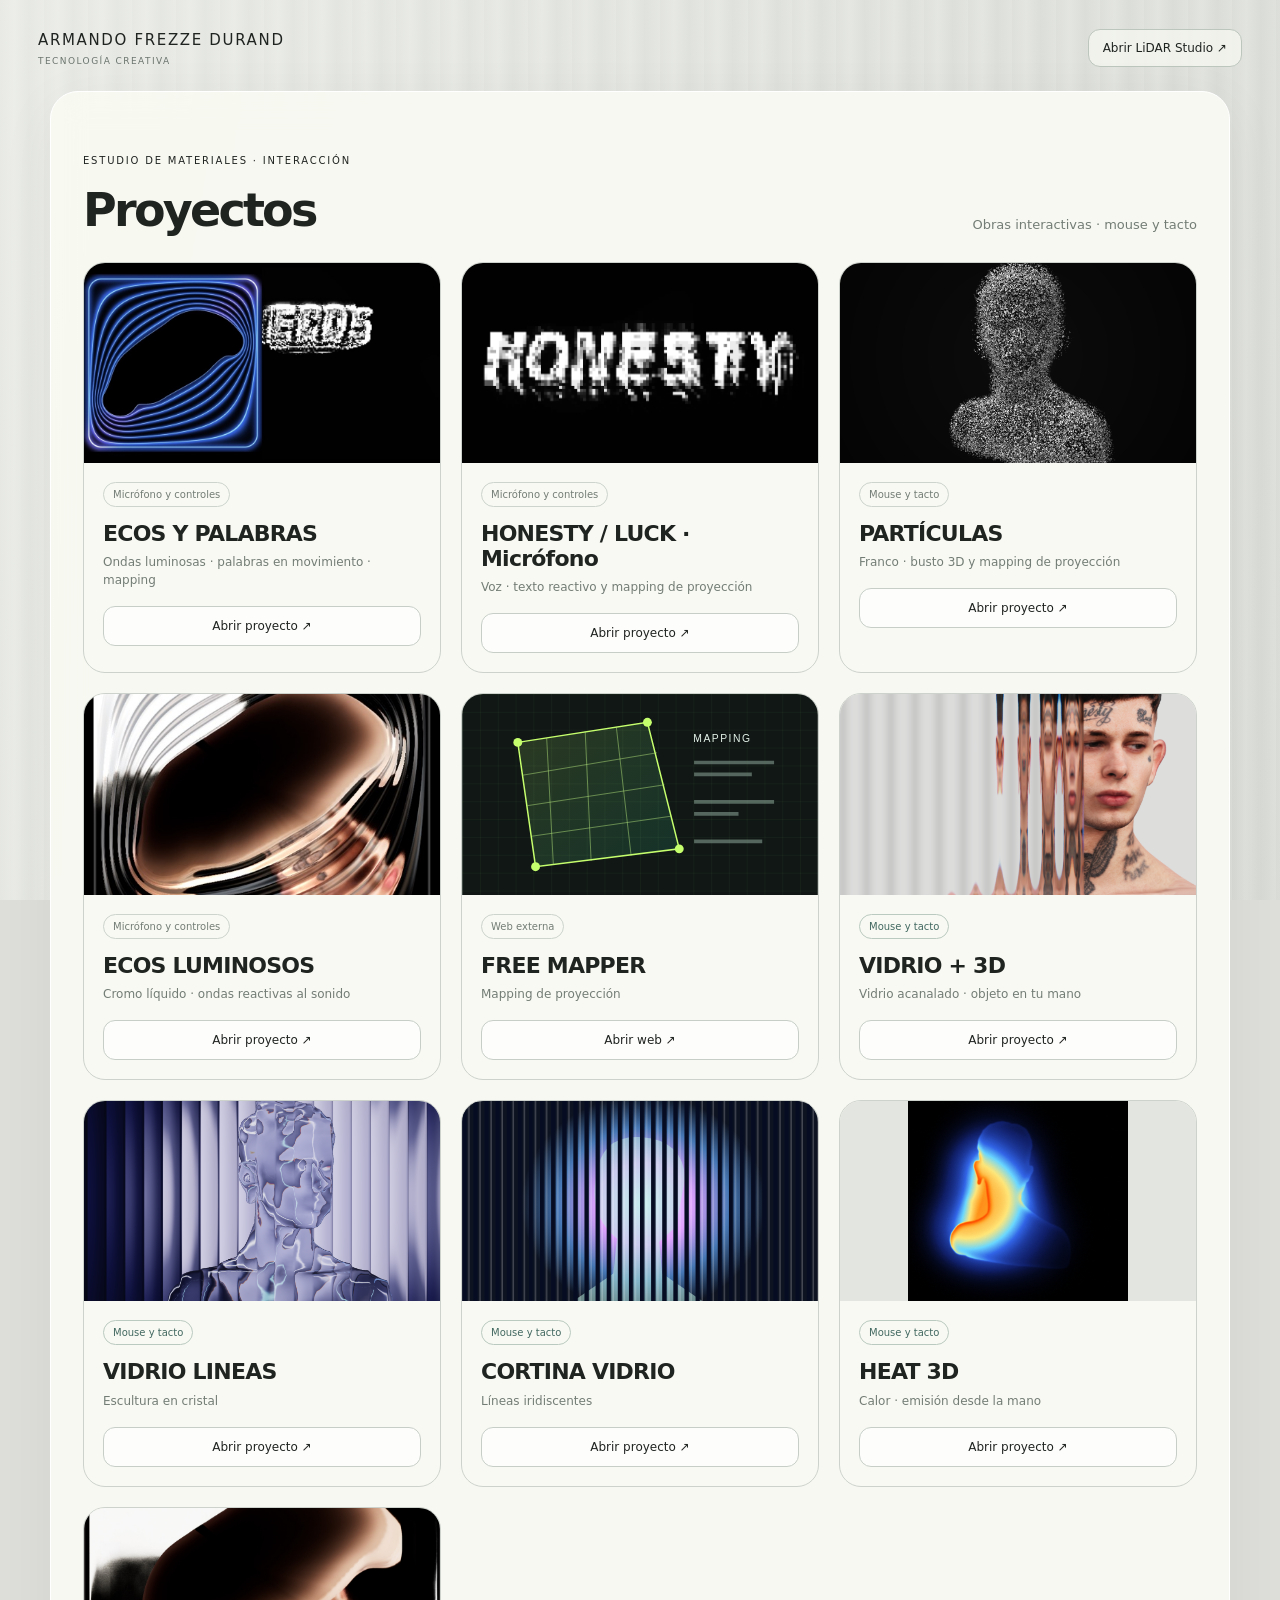
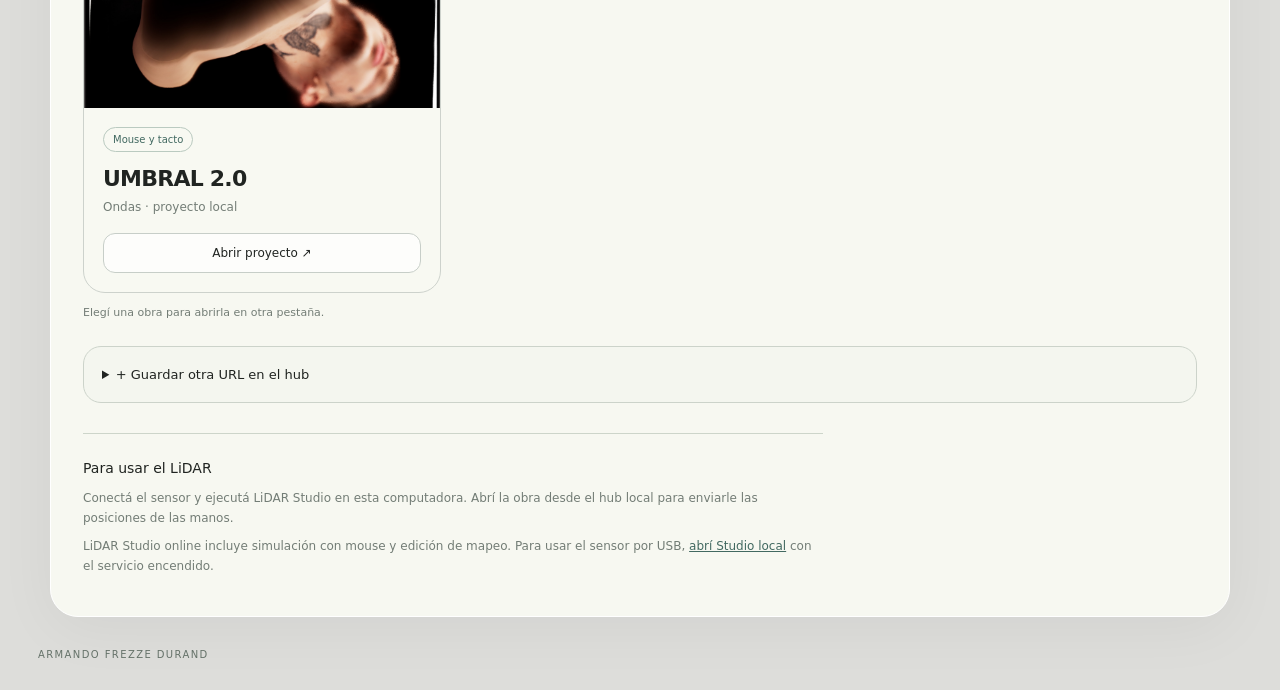
<file: index.html>
<!doctype html><html lang="es"><head><meta charset="utf-8"><meta name="viewport" content="width=device-width,initial-scale=1"><meta name="theme-color" content="#ddddda"><title>ARMANDO FREZZE DURAND · Proyectos interactivos</title><link rel="stylesheet" href="project-hub.css?v=3"><link rel="stylesheet" href="online.css?v=2"></head><body><header class="online-header"><a class="online-brand" href="./">ARMANDO FREZZE DURAND <span>TECNOLOGÍA CREATIVA</span></a><a class="local-link" href="studio/">Abrir LiDAR Studio ↗</a></header><main id="projectLauncher"><section id="catalog" aria-label="Proyectos interactivos"></section><aside class="online-help"><strong>Para usar el LiDAR</strong><p>Conectá el sensor y ejecutá LiDAR Studio en esta computadora. Abrí la obra desde el hub local para enviarle las posiciones de las manos.</p><p>LiDAR Studio online incluye simulación con mouse y edición de mapeo. Para usar el sensor por USB, <a href="http://127.0.0.1:8767/">abrí Studio local</a> con el servicio encendido.</p></aside></main><footer class="online-footer">ARMANDO FREZZE DURAND</footer><script type="module" src="online.mjs?v=7"></script></body></html>
</file>
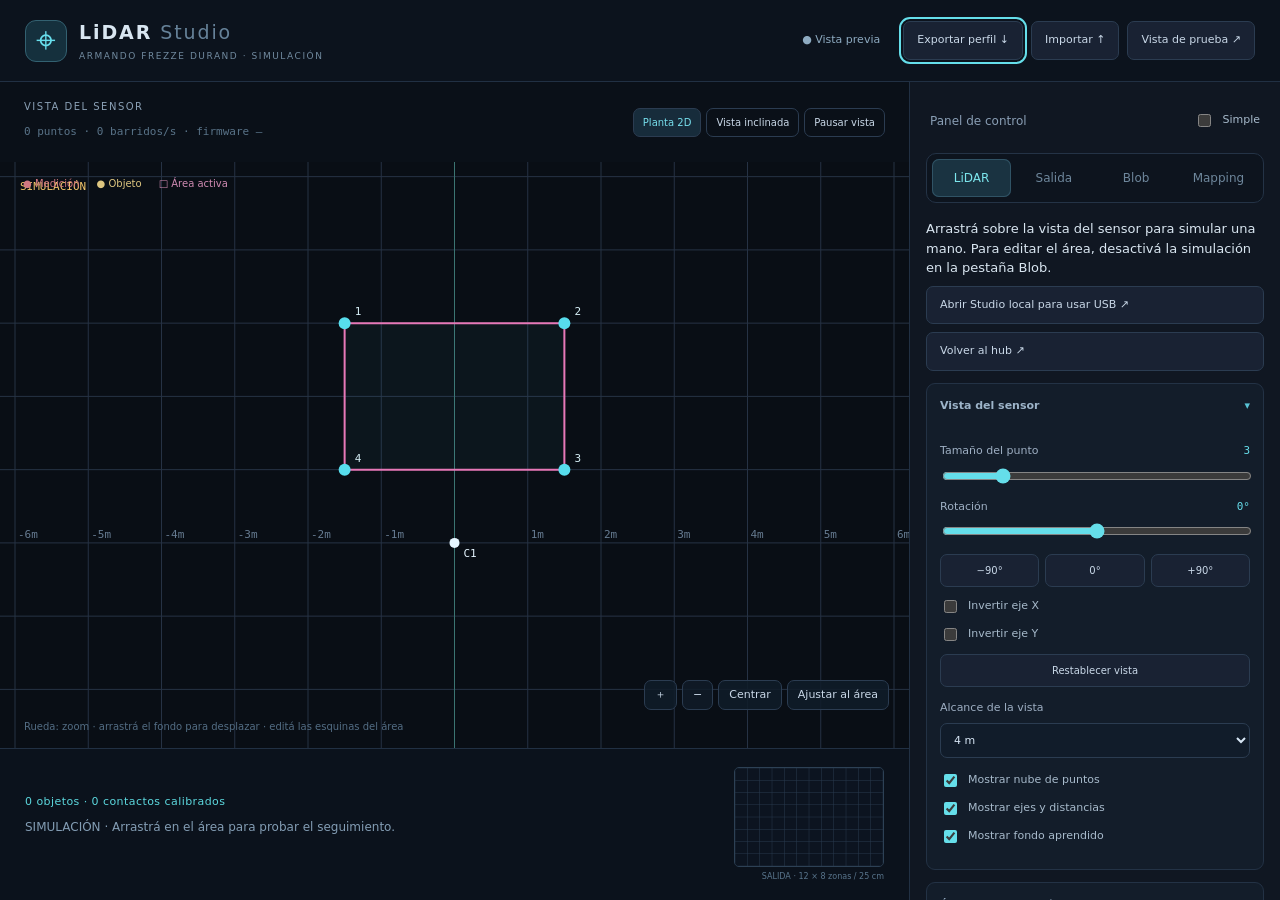
<file: studio/index.html>
<!doctype html><html lang="es"><head><meta charset="utf-8"><meta name="viewport" content="width=device-width,initial-scale=1"><title>LiDAR Studio · Online</title><link rel="stylesheet" href="studio.css"></head><body><dialog id="lidarPanel" aria-label="LiDAR Studio"></dialog><div id="calibrationOverlay" hidden><div id="calibrationTarget">1</div><div class="calibration-card"><span>CALIBRACIÓN DE LA SUPERFICIE</span><h2>Una esquina a la vez.</h2><p id="calibrationHint">Colocá una mano en el punto indicado.</p><p>El sensor debe estar fijo en el montaje definitivo. Usá toda la mano dentro del plano de barrido.</p><div><button id="cancelCalibration">Cancelar</button><button id="captureCorner" disabled>Capturar posición</button></div></div></div><script type="module" src="app.mjs"></script></body></html>
</file>
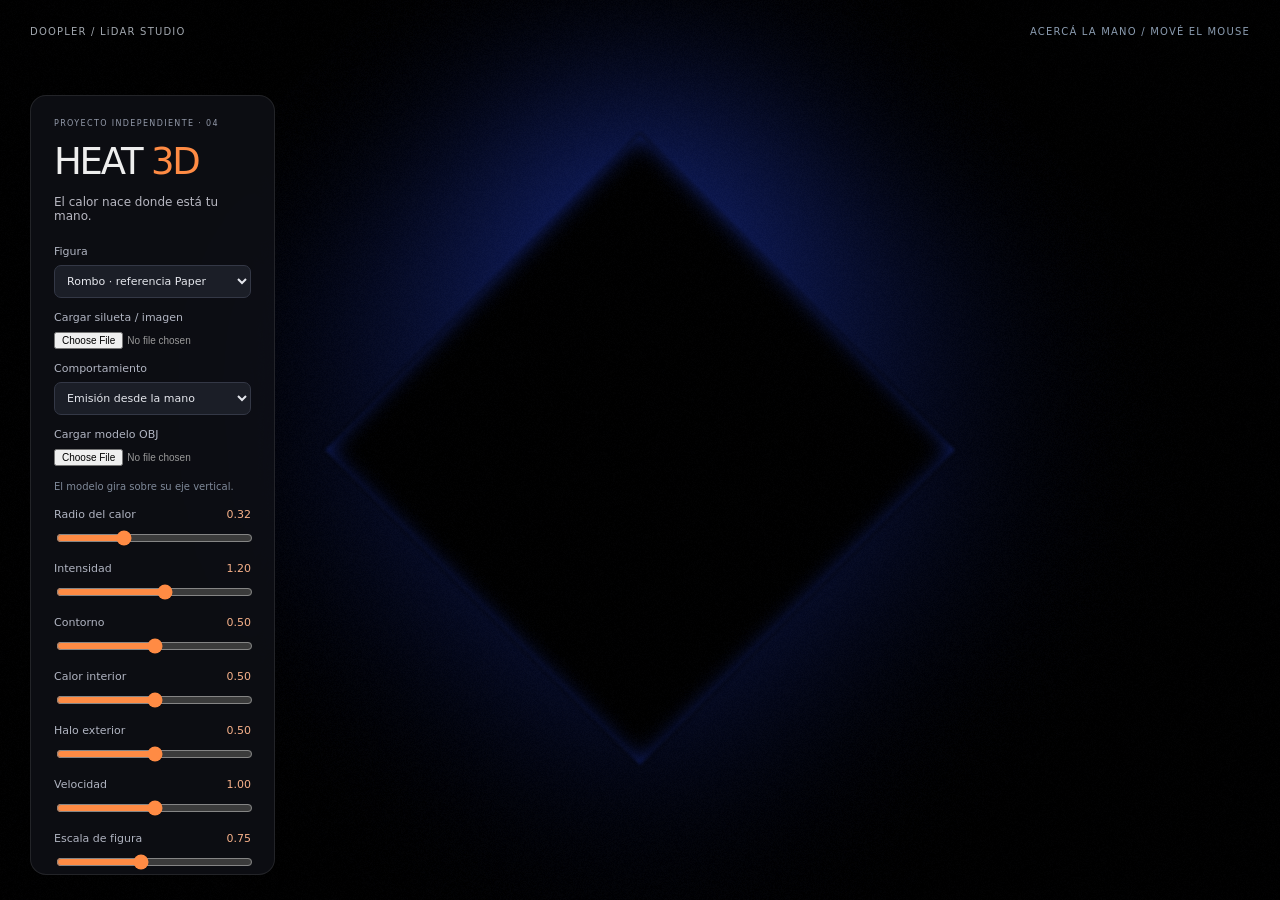
<file: projects/heat-3d/index.html>
<!doctype html>
<html lang="es"><head><meta charset="utf-8"><meta name="viewport" content="width=device-width,initial-scale=1"><title>HEAT 3D · LiDAR Studio</title><link rel="stylesheet" href="heat.css"></head>
<body><main id="stage" aria-label="Superficie térmica interactiva"></main><div id="marker" hidden aria-hidden="true"></div>
<header class="hud"><a href="../../">DOOPLER / LiDAR STUDIO</a><span id="status" role="status">Cargando shader…</span></header>
<section id="panel"><div class="eyebrow">PROYECTO INDEPENDIENTE · 04</div><h1>HEAT <em>3D</em></h1><p class="intro">El calor nace donde está tu mano.</p>
<label>Figura<select id="shape"><option value="diamond">Rombo · referencia Paper</option><option value="disc">Disco</option><option value="obj">Modelo OBJ · 3D</option><option value="image">Imagen propia</option></select></label>
<label class="upload">Cargar silueta / imagen<input id="image" type="file" accept="image/png,image/jpeg,image/webp,image/svg+xml"></label>
<label>Comportamiento<select id="mode"><option value="hand">Emisión desde la mano</option><option value="paper">Original Paper · automático</option></select></label>
<label class="upload">Cargar modelo OBJ<input id="obj" type="file" accept=".obj,text/plain"></label><p id="modelStatus" class="hint" role="status">El modelo gira sobre su eje vertical.</p><div id="modelControls" hidden><label class="check"><input type="checkbox" id="spin" checked> Giro automático</label><label>Giro · grados por segundo<output id="spinValue">8</output><input id="spinSpeed" aria-label="Velocidad de giro" type="range" min="-20" max="20" step="1" value="8"></label><button id="resetView">Restablecer vista 3D</button><p class="hint">Arrastrá para orientar · rueda para acercar.</p></div><div id="sliders"></div><label class="check"><input type="checkbox" id="showPoint"> Mostrar origen del calor</label>
<div class="actions"><button id="fullscreen">Pantalla completa</button><button id="mapping" title="Abrir Mapping · M">Mapping</button><button id="hide">Ocultar controles · H</button></div>
<p class="hint">Mové el mouse para probar. Desde el Hub, la mano controla el mismo punto. Al retirarla, el calor se disipa.</p><a class="credit" href="https://shaders.paper.design/heatmap" target="_blank" rel="noopener">Heatmap · Paper Shaders ↗</a><p id="error" role="alert" hidden></p></section>
<button id="restore" hidden>HEAT 3D · Controles</button><script src="../../sdk/lidar-pointer.js"></script><script type="importmap">{"imports":{"three":"./vendor/three/build/three.module.js"}}</script><script type="module" src="heat.mjs?v=mapping1"></script></body></html>
</file>
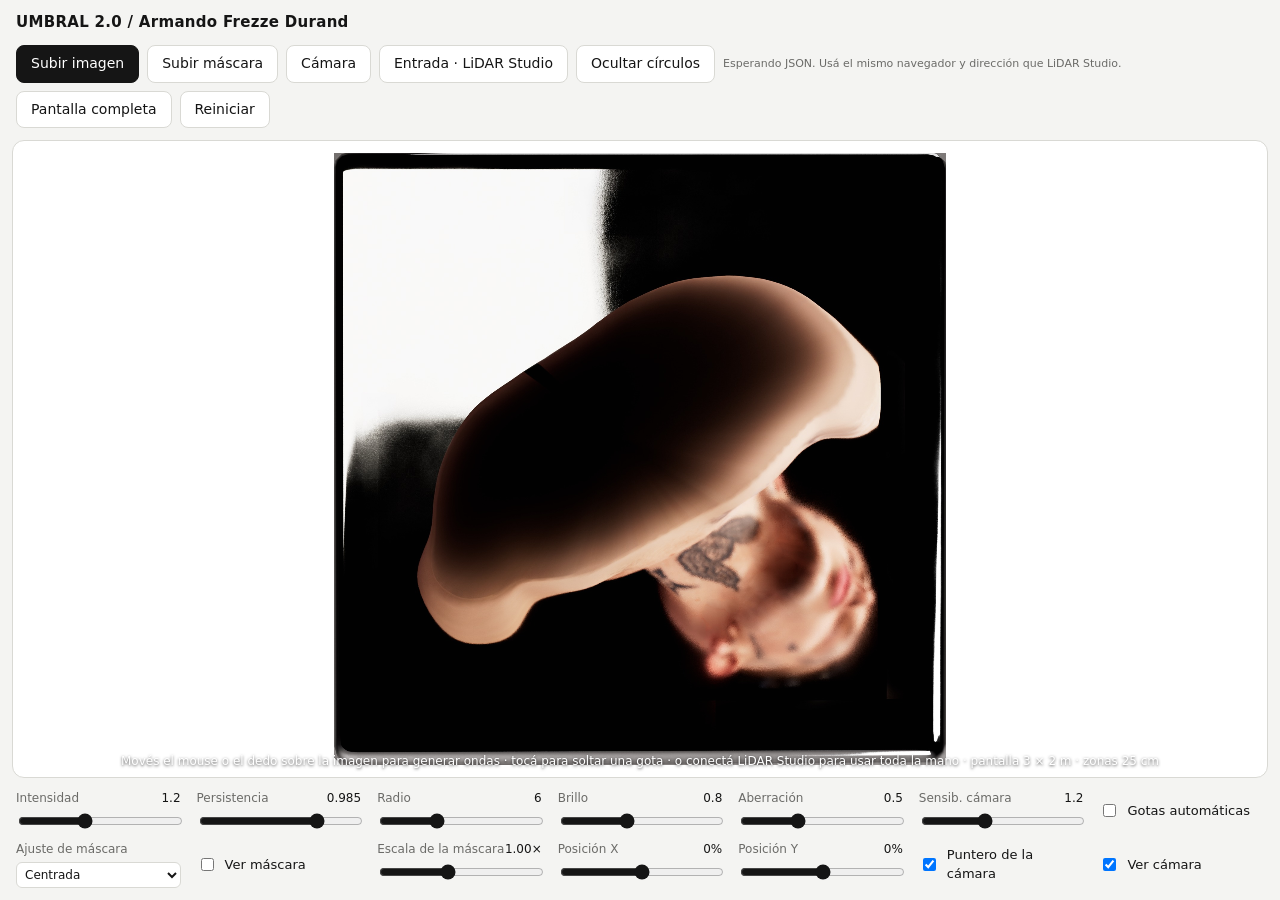
<file: projects/umbral-2.0/index.html>
<!doctype html>
<html lang="es">
<head>
<meta charset="utf-8">
<meta name="viewport" content="width=device-width, initial-scale=1, viewport-fit=cover">
<title>UMBRAL 2.0 / Armando Frezze Durand</title>
<style>
:root{--bg:#f4f4f2;--fg:#151515;--mut:#6b6b68;--card:#fff;--line:#d9d9d4;--acc:#151515;--accfg:#fff;
box-sizing:border-box;padding-top:env(safe-area-inset-top,0px);padding-bottom:env(safe-area-inset-bottom,0px)}
@media (prefers-color-scheme:dark){:root:not([data-theme="light"]){--bg:#0e0f10;--fg:#ecece8;--mut:#8d8d88;--card:#17181a;--line:#2a2b2e;--acc:#ecece8;--accfg:#111}}
:root[data-theme="dark"]{--bg:#0e0f10;--fg:#ecece8;--mut:#8d8d88;--card:#17181a;--line:#2a2b2e;--acc:#ecece8;--accfg:#111}
html,body{height:100%;margin:0}
body{background:var(--bg);color:var(--fg);font:14px/1.4 system-ui,-apple-system,"Segoe UI",Roboto,sans-serif;display:flex;flex-direction:column;overflow:hidden}
header{display:flex;align-items:center;justify-content:space-between;gap:12px;padding:12px 16px;flex-wrap:wrap}
h1{font-size:15px;font-weight:600;margin:0;letter-spacing:.02em}
.btns{display:flex;gap:8px}
button{font:inherit;border:1px solid var(--line);background:var(--card);color:var(--fg);padding:8px 14px;border-radius:8px;cursor:pointer}
button.p{background:var(--acc);color:var(--accfg);border-color:var(--acc)}
#stage{flex:1;min-height:0;position:relative;margin:0 12px;border-radius:12px;overflow:hidden;background:var(--card);border:1px solid var(--line)}
#stage.drag{outline:2px dashed var(--fg);outline-offset:-8px}
canvas{position:absolute;left:50%;top:50%;transform:translate(-50%,-50%);touch-action:none;cursor:crosshair;display:block}
#hint{position:absolute;left:0;right:0;bottom:8px;text-align:center;font-size:12px;color:#fff;text-shadow:0 1px 3px rgba(0,0,0,.7);pointer-events:none}
#panel{display:grid;grid-template-columns:repeat(auto-fit,minmax(150px,1fr));gap:10px 16px;padding:12px 16px}
label{display:flex;flex-direction:column;gap:4px;font-size:12px;color:var(--mut)}
label span b{color:var(--fg);font-weight:500;float:right}
input[type=range]{width:100%;accent-color:var(--fg)}
.chk{flex-direction:row;align-items:center;gap:8px;color:var(--fg);font-size:13px}
#err{padding:24px}
body.clean{background:#000}
#dock{display:none;position:fixed;left:50%;transform:translateX(-50%);bottom:calc(16px + env(safe-area-inset-bottom,0px));z-index:8;flex-direction:column;align-items:center;gap:10px;width:min(640px,calc(100% - 24px));pointer-events:none}
body.clean #dock{display:flex}
#dock>#cfg{pointer-events:auto}
#sig{font-size:11px;letter-spacing:.16em;color:rgba(255,255,255,.38);text-shadow:0 1px 3px rgba(0,0,0,.6);align-self:flex-start;text-align:left;user-select:none}
#cfg{display:none;align-items:center;gap:14px;padding:10px 12px 10px 16px;background:rgba(20,20,20,.78);color:#eee;border:1px solid rgba(255,255,255,.18);border-radius:12px;backdrop-filter:blur(8px);width:min(520px,calc(100% - 24px));box-sizing:border-box;cursor:default}
body.clean:not(.cfgoff) #cfg{display:flex}
#cfg{flex-wrap:wrap;width:100%}
#cfg label:not(.chk){flex:1 1 130px}
#mod{display:none;position:fixed;inset:0;z-index:20;background:rgba(0,0,0,.55);align-items:center;justify-content:center}
#mod.on{display:flex}
#mod .box{background:var(--card);color:var(--fg);border:1px solid var(--line);border-radius:12px;padding:18px;width:min(360px,calc(100% - 32px));display:flex;flex-direction:column;gap:12px}
#mod h2{margin:0;font-size:15px}
#mod select{width:100%;padding:8px}
#mod p{margin:0;font-size:12px;color:var(--mut);min-height:1em}
#mod .row{display:flex;gap:8px;justify-content:flex-end}
#vid{position:absolute;left:10px;bottom:10px;width:160px;border-radius:8px;transform:scaleX(-1);opacity:0;pointer-events:none;z-index:3}
#vid.on{opacity:.85}
.ptr{position:absolute;width:30px;height:30px;margin:-15px 0 0 -15px;border:2px solid #fff;border-radius:50%;box-shadow:0 0 0 1px rgba(0,0,0,.5),inset 0 0 0 1px rgba(0,0,0,.5);pointer-events:none;display:none;z-index:4}
.ptr::after{content:"";position:absolute;left:50%;top:50%;width:4px;height:4px;margin:-2px;background:#fff;border-radius:50%}
#cfg label{flex:1;color:#ccc}
#cfg label.chk{flex:none;white-space:nowrap;color:#eee}
#cfg b{color:#fff}
#cfg input[type=range]{accent-color:#fff}
#cfg button{padding:4px 10px;line-height:1;background:transparent;color:#eee;border-color:rgba(255,255,255,.25)}
body.clean header,body.clean #panel,body.clean #hint{display:none}
body.clean #stage{margin:0;border:0;border-radius:0;background:#000}
body.clean canvas{cursor:none}
#ex{display:none;position:fixed;top:0;right:0;width:56px;height:56px;opacity:0;border:0;background:transparent;z-index:9}
body.clean #ex{display:block}
#ov{display:none;pointer-events:none;opacity:.4}
select{font:inherit;background:var(--card);color:var(--fg);border:1px solid var(--line);border-radius:6px;padding:4px}
</style>
<link rel="stylesheet" href="studio-input.css?v=3">
</head>
<body>
<header>
  <h1>UMBRAL 2.0 / Armando Frezze Durand</h1>
  <div class="btns">
    <button class="p" id="up">Subir imagen</button>
    <button id="um">Subir máscara</button>
    <button id="cam">Cámara</button>
    <button id="studioOpen">Entrada · LiDAR Studio</button><button id="toggleCircles" type="button" aria-pressed="true">Ocultar círculos</button><span id="inputBadge" role="status">Esperando LiDAR Studio</span>
    <button id="fs">Pantalla completa</button>
    <button id="rs">Reiniciar</button>
  </div>
</header>
<div id="stage"><canvas id="c"></canvas><canvas id="ov"></canvas><video id="vid" muted playsinline></video><div class="ptr" id="p0"></div><div class="ptr" id="p1"></div><div id="hint">Movés el mouse o el dedo sobre la imagen para generar ondas · tocá para soltar una gota · o conectá LiDAR Studio para usar toda la mano · pantalla 3 × 2 m · zonas 25 cm</div></div>
<section id="panel"></section>
<input type="file" id="file" accept="image/*" hidden>
<input type="file" id="filem" accept="image/*" hidden>
<div id="mod"><div class="box"><h2>Elegí una cámara</h2><select id="camsel"></select><p id="cammsg"></p><div class="row"><button id="camcancel">Cancelar</button><button id="camok" class="p">Iniciar</button></div></div></div>
<dialog id="studioPanel" aria-labelledby="studioTitle">
<div class="input-heading"><div><small>ENTRADA INDEPENDIENTE</small><h2 id="studioTitle">UMBRAL 2.0 + LiDAR Studio</h2></div><button id="studioClose" aria-label="Cerrar entrada">×</button></div>
<p>El sensor y la calibración se controlan en LiDAR Studio. Esta obra recibe las posiciones de la mano.</p>
<a id="openStudio" href="http://127.0.0.1:8767/" target="lidar-studio-calibrator" rel="noopener">Abrir LiDAR Studio ↗</a>
<p id="inputState" role="status" aria-live="polite">Esperando datos…</p><p id="inputStats"></p>
<label class="input-check"><input id="inputEnabled" type="checkbox" checked> Activar ondas con la mano</label>
<label>Conexión<select id="inputTransport"><option value="json">JSON · mismo navegador y dirección</option><option value="websocket">WebSocket · enlace de LiDAR Studio</option></select></label>
<div id="wsSettings" hidden><label>Enlace de salida WebSocket<input id="wsUrl" type="url" placeholder="Pegá el enlace completo de LiDAR Studio" autocomplete="off" spellcheck="false"></label><p>Copiá el enlace desde Salida en LiDAR Studio y habilitá el protocolo WebSocket. El enlace cambia al reiniciar el servicio.</p></div>
<button id="inputReconnect">Reconectar entrada</button>
<label>Respuesta<select id="interactionMode"><option value="zones">Zonas de la superficie · 25 cm por defecto</option><option value="continuous">Seguir la mano continuamente</option></select></label>
<label class="input-check"><input id="showInputPointers" type="checkbox" checked> Mostrar posición de las manos</label>
<label class="input-check"><input id="showInputGrid" type="checkbox"> Mostrar grilla de zonas</label>
<details><summary>Orientación de la obra</summary><p>Estos ajustes afectan sólo UMBRAL 2.0.</p><label class="input-check"><input id="swapXY" type="checkbox"> Intercambiar X / Y</label><label class="input-check"><input id="flipOutputX" type="checkbox"> Invertir horizontal</label><label class="input-check"><input id="flipOutputY" type="checkbox"> Invertir vertical</label></details>
<ol><li>En LiDAR Studio, conectá el C1, aprendé el fondo y calibrá.</li><li>En Salida, habilitá JSON y mantené abierta esa ventana.</li><li>Abrí UMBRAL desde el iniciador o desde la carpeta projects del mismo servicio.</li></ol><p>Para usar cámara, desactivá primero la entrada de manos. Tecla L: abrir este panel.</p>
</dialog>
<div id="dock"><div id="sig">UMBRAL 2.0 / Armando Frezze Durand</div>
<div id="cfg"><label><span>Escala de la máscara<b id="msv"></b></span><input type="range" id="ms2" min="0.3" max="2" step="0.01" value="1"></label><label><span>Posición X<b id="mxv"></b></span><input type="range" id="mx2" min="-0.5" max="0.5" step="0.005" value="0"></label><label><span>Posición Y<b id="myv"></b></span><input type="range" id="my2" min="-0.5" max="0.5" step="0.005" value="0"></label><label class="chk"><input type="checkbox" id="vm2"> Ver máscara</label><label class="chk"><input type="checkbox" id="ptr2" checked> Puntero</label><label class="chk"><input type="checkbox" id="pv2" checked> Ver cámara</label><button id="cx" aria-label="Cerrar">✕</button></div></div>
<button id="ex" aria-label="Salir"></button>
<script>
(function(){
var cv=document.getElementById('c'),stage=document.getElementById('stage');
var gl=cv.getContext('webgl');
if(!gl){stage.innerHTML='<div id="err">Tu navegador no soporta WebGL.</div>';return;}
var P={strength:1.2,damp:.985,radius:6,ms:1,mx:0,my:0,cam:1.2,ptr:true,pv:true,spec:.8,chroma:.5,auto:false};
var CFG=[['strength','Intensidad',0,3,.05],['damp','Persistencia',.95,.997,.001],['radius','Radio',2,14,1],['spec','Brillo',0,2,.05],['chroma','Aberración',0,1.5,.05],['cam','Sensib. cámara',.1,3,.1]];
var panel=document.getElementById('panel');
CFG.forEach(function(c){
  var l=document.createElement('label');
  l.innerHTML='<span>'+c[1]+'<b></b></span><input type="range" min="'+c[2]+'" max="'+c[3]+'" step="'+c[4]+'" value="'+P[c[0]]+'">';
  var i=l.querySelector('input'),b=l.querySelector('b');
  function u(){P[c[0]]=parseFloat(i.value);b.textContent=P[c[0]];}
  i.addEventListener('input',u);u();panel.appendChild(l);
});
var cl=document.createElement('label');cl.className='chk';
cl.innerHTML='<input type="checkbox"> Gotas automáticas';
cl.querySelector('input').addEventListener('change',function(e){P.auto=e.target.checked;});
panel.appendChild(cl);
var fl=document.createElement('label');fl.innerHTML='<span>Ajuste de máscara</span><select id="mf"><option value="contain">Centrada</option><option value="stretch">Estirada</option></select>';panel.appendChild(fl);
var vl=document.createElement('label');vl.className='chk';vl.innerHTML='<input type="checkbox" id="vm"> Ver máscara';panel.appendChild(vl);
var sl=document.createElement('label');sl.innerHTML='<span>Escala de la máscara<b id="msv1"></b></span><input type="range" id="ms1" min="0.3" max="2" step="0.01" value="1">';panel.appendChild(sl);
[['mx','Posición X'],['my','Posición Y']].forEach(function(a){var l=document.createElement('label');l.innerHTML='<span>'+a[1]+'<b id="'+a[0]+'v1"></b></span><input type="range" id="'+a[0]+'1" min="-0.5" max="0.5" step="0.005" value="0">';panel.appendChild(l);});

function sh(t,s){var o=gl.createShader(t);gl.shaderSource(o,s);gl.compileShader(o);return o;}
var vs='attribute vec2 p;varying vec2 uv;void main(){uv=p*.5+.5;gl_Position=vec4(p,0.,1.);}';
var fs='precision highp float;varying vec2 uv;uniform sampler2D uI,uH;uniform vec2 uD;uniform float uS,uSp,uC;'+
'void main(){vec2 t=vec2(uv.x,1.-uv.y);'+
'float hx=texture2D(uH,t+vec2(uD.x,0.)).r-texture2D(uH,t-vec2(uD.x,0.)).r;'+
'float hy=texture2D(uH,t+vec2(0.,uD.y)).r-texture2D(uH,t-vec2(0.,uD.y)).r;'+
'vec2 g=vec2(hx,hy);vec2 o=g*uS*.4;'+
'float c=uC*.3;'+
'vec3 col;col.r=texture2D(uI,clamp(t+o*(1.+c),.001,.999)).r;'+
'col.g=texture2D(uI,clamp(t+o,.001,.999)).g;'+
'col.b=texture2D(uI,clamp(t+o*(1.-c),.001,.999)).b;'+
'vec3 n=normalize(vec3(-g*8.*uS,1.));vec3 L=normalize(vec3(-.4,.5,.75));vec3 H=normalize(L+vec3(0.,0.,1.));'+
'float sp=pow(max(dot(n,H),0.),90.)*uSp;'+
'col*=1.+(g.x*-.6+g.y*-.6)*uS*1.6;col+=vec3(sp);'+
'gl_FragColor=vec4(col,1.);}';
var pr=gl.createProgram();gl.attachShader(pr,sh(gl.VERTEX_SHADER,vs));gl.attachShader(pr,sh(gl.FRAGMENT_SHADER,fs));gl.linkProgram(pr);gl.useProgram(pr);
var buf=gl.createBuffer();gl.bindBuffer(gl.ARRAY_BUFFER,buf);gl.bufferData(gl.ARRAY_BUFFER,new Float32Array([-1,-1,1,-1,-1,1,1,1]),gl.STATIC_DRAW);
var loc=gl.getAttribLocation(pr,'p');gl.enableVertexAttribArray(loc);gl.vertexAttribPointer(loc,2,gl.FLOAT,false,0,0);
var U={};['uI','uH','uD','uS','uSp','uC'].forEach(function(k){U[k]=gl.getUniformLocation(pr,k);});
gl.uniform1i(U.uI,0);gl.uniform1i(U.uH,1);

function mkTex(unit){var t=gl.createTexture();gl.activeTexture(gl.TEXTURE0+unit);gl.bindTexture(gl.TEXTURE_2D,t);
  gl.texParameteri(gl.TEXTURE_2D,gl.TEXTURE_WRAP_S,gl.CLAMP_TO_EDGE);gl.texParameteri(gl.TEXTURE_2D,gl.TEXTURE_WRAP_T,gl.CLAMP_TO_EDGE);
  gl.texParameteri(gl.TEXTURE_2D,gl.TEXTURE_MIN_FILTER,gl.LINEAR);gl.texParameteri(gl.TEXTURE_2D,gl.TEXTURE_MAG_FILTER,gl.LINEAR);return t;}
var texI=mkTex(0),texH=mkTex(1);
gl.pixelStorei(gl.UNPACK_ALIGNMENT,1);

var iw=1200,ih=800,gw=1,gh=1,cur,prev,bytes,wall,maskSrc,ov=document.getElementById("ov");
function initSim(){
  var a=iw/ih,L=320;
  gw=a>=1?L:Math.max(16,Math.round(L*a));gh=a>=1?Math.max(16,Math.round(L/a)):L;
  cur=new Float32Array(gw*gh);prev=new Float32Array(gw*gh);bytes=new Uint8Array(gw*gh).fill(128);wall=new Uint8Array(gw*gh);
  gl.activeTexture(gl.TEXTURE1);gl.bindTexture(gl.TEXTURE_2D,texH);
  gl.texImage2D(gl.TEXTURE_2D,0,gl.LUMINANCE,gw,gh,0,gl.LUMINANCE,gl.UNSIGNED_BYTE,bytes);
  gl.uniform2f(U.uD,1.5/gw,1.5/gh);
  buildWall();
}
function buildWall(){
  wall=new Uint8Array(gw*gh);
  if(maskSrc){
    var c=document.createElement('canvas');c.width=gw;c.height=gh;var x=c.getContext('2d');
    x.fillStyle='#fff';x.fillRect(0,0,gw,gh);
    var sw=maskSrc.width,sh=maskSrc.height,dx=0,dy=0,dw=gw,dh=gh;
    if(document.getElementById('mf').value==='contain'){var k=Math.min(gw/sw,gh/sh);dw=sw*k;dh=sh*k;dx=(gw-dw)/2;dy=(gh-dh)/2;}
    dw*=P.ms;dh*=P.ms;dx=(gw-dw)/2+P.mx*gw;dy=(gh-dh)/2+P.my*gh;x.drawImage(maskSrc,dx,dy,dw,dh);
    var d=x.getImageData(0,0,gw,gh).data;
    for(var i=0;i<wall.length;i++){wall[i]=d[i*4]<128?1:0;if(wall[i]){cur[i]=0;prev[i]=0;}}
  }
  ov.width=gw;ov.height=gh;var ox=ov.getContext('2d'),id=ox.createImageData(gw,gh);
  for(var j=0;j<wall.length;j++)if(wall[j]){id.data[j*4]=255;id.data[j*4+1]=40;id.data[j*4+2]=60;id.data[j*4+3]=255;}
  ox.putImageData(id,0,0);
}
function fit(){
  var pd=document.body.classList.contains('clean')?0:24,w0=stage.clientWidth-pd,h0=stage.clientHeight-pd;if(w0<10||h0<10)return;
  var s=Math.min(w0/iw,h0/ih),w=Math.max(1,Math.floor(iw*s)),h=Math.max(1,Math.floor(ih*s));
  cv.style.width=w+'px';cv.style.height=h+'px';ov.style.width=w+'px';ov.style.height=h+'px';
  var d=Math.min(window.devicePixelRatio||1,2);cv.width=Math.round(w*d);cv.height=Math.round(h*d);
  gl.viewport(0,0,cv.width,cv.height);
}
function setImage(src,w,h){
  var m=2048,s=Math.min(1,m/Math.max(w,h)),c=document.createElement('canvas');
  c.width=Math.round(w*s);c.height=Math.round(h*s);c.getContext('2d').drawImage(src,0,0,c.width,c.height);
  iw=c.width;ih=c.height;
  gl.activeTexture(gl.TEXTURE0);gl.bindTexture(gl.TEXTURE_2D,texI);
  gl.texImage2D(gl.TEXTURE_2D,0,gl.RGBA,gl.RGBA,gl.UNSIGNED_BYTE,c);
  initSim();fit();
}
function demo(){
  var c=document.createElement('canvas');c.width=1200;c.height=800;var x=c.getContext('2d');
  var g=x.createLinearGradient(0,0,1200,800);g.addColorStop(0,'#0b1a3a');g.addColorStop(.5,'#c0392b');g.addColorStop(1,'#f5b041');
  x.fillStyle=g;x.fillRect(0,0,1200,800);
  for(var i=0;i<14;i++){x.fillStyle='rgba(255,255,255,'+(i%2?.12:.06)+')';x.fillRect(0,i*60,1200,28);}
  var cs=[['#f7f3e8',300,380,190],['#111',640,400,130],['#2e86c1',880,300,160],['#f7f3e8',900,560,70]];
  cs.forEach(function(k){x.beginPath();x.fillStyle=k[0];x.arc(k[1],k[2],k[3],0,7);x.fill();});
  x.fillStyle='#fff';x.font='700 120px system-ui,sans-serif';x.fillText('LIQUID',90,720);
  setImage(c,1200,800);
}
function step(){
  var d=P.damp,w=gw,h=gh,c=cur,p=prev;
  for(var y=1;y<h-1;y++){for(var i=y*w+1,e=y*w+w-1;i<e;i++){p[i]=wall[i]?0:((c[i-1]+c[i+1]+c[i-w]+c[i+w])*.5-p[i])*d;}}
  cur=p;prev=c;
}
function splash(gx,gy,r,a){
  var x0=Math.max(1,Math.floor(gx-r)),x1=Math.min(gw-2,Math.ceil(gx+r)),y0=Math.max(1,Math.floor(gy-r)),y1=Math.min(gh-2,Math.ceil(gy+r));
  for(var y=y0;y<=y1;y++)for(var x=x0;x<=x1;x++){
    var dd=Math.hypot(x-gx,y-gy);if(dd<r&&!wall[y*gw+x]){cur[y*gw+x]+=a*.5*(1+Math.cos(Math.PI*dd/r));}
  }
}
var last=null,lastT=0;
function pos(e){var r=cv.getBoundingClientRect();return[(e.clientX-r.left)/r.width*gw,(e.clientY-r.top)/r.height*gh,e.clientX,e.clientY];}
cv.addEventListener('pointermove',function(e){
  var q=pos(e);lastT=performance.now();
  if(last){var sp=Math.hypot(q[2]-last[2],q[3]-last[3]);if(sp>0){splash(q[0],q[1],P.radius,-Math.min(Math.max(sp*.6,5),30));}}
  last=q;
});
cv.addEventListener('pointerleave',function(){last=null;});
cv.addEventListener('pointerdown',function(e){var q=pos(e);lastT=performance.now();last=q;splash(q[0],q[1],P.radius*1.6,-90);});
var nextDrop=0;
function frame(t){
  if(!window.umbraLidarActive)motion();
  if(P.auto&&t>nextDrop&&t-lastT>800){var ax,ay,k=0;do{ax=8+Math.random()*(gw-16);ay=8+Math.random()*(gh-16);k++;}while(wall[(ay|0)*gw+(ax|0)]&&k<40);splash(ax,ay,P.radius*1.3,-60);nextDrop=t+900+Math.random()*900;}
  step();step();
  for(var i=0,n=cur.length;i<n;i++){var v=128+cur[i]*2;bytes[i]=v<0?0:v>255?255:v;}
  gl.activeTexture(gl.TEXTURE1);gl.bindTexture(gl.TEXTURE_2D,texH);
  gl.texSubImage2D(gl.TEXTURE_2D,0,0,0,gw,gh,gl.LUMINANCE,gl.UNSIGNED_BYTE,bytes);
  gl.uniform1f(U.uS,P.strength);gl.uniform1f(U.uSp,P.spec);gl.uniform1f(U.uC,P.chroma);
  gl.drawArrays(gl.TRIANGLE_STRIP,0,4);
  requestAnimationFrame(frame);
}
var startupCancelled=false;
function loadFile(f){
  startupCancelled=true;
  if(!f||f.type.indexOf('image')!==0)return;
  var u=URL.createObjectURL(f),im=new Image();
  im.onload=function(){setImage(im,im.naturalWidth,im.naturalHeight);URL.revokeObjectURL(u);};
  im.src=u;
}
var file=document.getElementById('file');
document.getElementById('up').addEventListener('click',function(){file.click();});
file.addEventListener('change',function(){loadFile(file.files[0]);file.value='';});
document.getElementById('rs').addEventListener('click',function(){cur.fill(0);prev.fill(0);});
['dragenter','dragover'].forEach(function(n){stage.addEventListener(n,function(e){e.preventDefault();stage.classList.add('drag');});});
['dragleave','drop'].forEach(function(n){stage.addEventListener(n,function(e){e.preventDefault();stage.classList.remove('drag');});});
stage.addEventListener('drop',function(e){loadFile(e.dataTransfer.files[0]);});
window.addEventListener('resize',fit);
if(window.ResizeObserver)new ResizeObserver(fit).observe(stage);
function loadMask(f){
  startupCancelled=true;
  if(!f||f.type.indexOf('image')!==0)return;
  var u=URL.createObjectURL(f),im=new Image();
  im.onload=function(){var c=document.createElement('canvas');c.width=im.naturalWidth;c.height=im.naturalHeight;var x=c.getContext('2d');x.fillStyle='#fff';x.fillRect(0,0,c.width,c.height);x.drawImage(im,0,0);maskSrc=c;buildWall();URL.revokeObjectURL(u);};
  im.src=u;
}
var filem=document.getElementById('filem');
document.getElementById('um').addEventListener('click',function(){filem.click();});
filem.addEventListener('change',function(){loadMask(filem.files[0]);filem.value='';});
document.getElementById('mf').addEventListener('change',buildWall);
document.getElementById('vm').addEventListener('change',function(e){ov.style.display=e.target.checked?'block':'none';});
(function(){var c=document.createElement('canvas');c.width=c.height=1000;var x=c.getContext('2d');x.fillStyle='#fff';x.fillRect(0,0,1000,1000);x.fillStyle='#000';x.beginPath();
'901,337 889,323 826,270 780,244 751,232 730,226 706,222 639,218 610,220 586,225 565,232 541,242 510,258 456,292 406,330 331,372 292,400 275,410 249,431 223,458 212,472 200,491 186,520 177,543 144,645 120,698 120,717 123,736 129,756 140,779 150,793 163,806 177,814 203,820 228,819 256,811 277,799 284,792 302,762 317,745 331,742 394,742 422,736 557,670 666,610 700,585 785,498 806,480 817,474 845,473 865,468 880,460 892,449 905,433 911,422 917,396 917,382 914,364 911,355'.split(' ').forEach(function(q,i){var a=q.split(',');if(i)x.lineTo(+a[0],+a[1]);else x.moveTo(+a[0],+a[1]);});x.fill();maskSrc=c;})();
function clean(on){
  document.body.classList.toggle('clean',on);if(on)document.body.classList.remove('cfgoff');
  try{
    if(on&&!document.fullscreenElement&&document.documentElement.requestFullscreen)document.documentElement.requestFullscreen().catch(function(){});
    else if(!on&&document.fullscreenElement)document.exitFullscreen();
  }catch(e){}
  setTimeout(fit,60);
}
var isClean=function(){return document.body.classList.contains('clean');};
document.getElementById('fs').addEventListener('click',function(){clean(true);});
document.getElementById('ex').addEventListener('click',function(){clean(false);});
cv.addEventListener('dblclick',function(){if(isClean())clean(false);});
document.addEventListener('keydown',function(e){
  if(document.getElementById('studioPanel').open)return;
  var k=e.key.toLowerCase();
  if(k==='f'||k==='h')clean(!isClean());
  else if(k==='escape')clean(false);
});
document.addEventListener('fullscreenchange',function(){if(!document.fullscreenElement&&isClean())clean(false);});
if(location.hash==='#clean')document.body.classList.add('clean');
function setMs(v){
  P.ms=v;['ms1','ms2'].forEach(function(id){document.getElementById(id).value=v;});
  var t=v.toFixed(2)+'×';document.getElementById('msv1').textContent=t;document.getElementById('msv').textContent=t;
  buildWall();
}
['ms1','ms2'].forEach(function(id){document.getElementById(id).addEventListener('input',function(e){setMs(parseFloat(e.target.value));});});
function setVm(on){ov.style.display=on?'block':'none';document.getElementById('vm').checked=on;document.getElementById('vm2').checked=on;}
document.getElementById('vm').addEventListener('change',function(e){setVm(e.target.checked);});
document.getElementById('vm2').addEventListener('change',function(e){setVm(e.target.checked);});
document.getElementById('cx').addEventListener('click',function(){document.body.classList.add('cfgoff');setVm(false);});
function setP(k,v){P[k]=v;[k+'1',k+'2'].forEach(function(id){document.getElementById(id).value=v;});var t=(v>0?'+':'')+Math.round(v*100)+'%';document.getElementById(k+'v1').textContent=t;document.getElementById(k+'v').textContent=t;buildWall();}
['mx','my'].forEach(function(k){[k+'1',k+'2'].forEach(function(id){document.getElementById(id).addEventListener('input',function(e){setP(k,parseFloat(e.target.value));});});});
var vid=document.getElementById('vid');vid.muted=true;
var cs=document.createElement('canvas'),cx2=null,CW=80,CH=60,prevG=null,stream=null,camOn=false,fc=0;
var camBtn=document.getElementById('cam'),mod=document.getElementById('mod'),sel=document.getElementById('camsel'),msg=document.getElementById('cammsg');
function stopCam(){if(stream)stream.getTracks().forEach(function(t){t.stop();});stream=null;camOn=false;prevG=null;camBtn.textContent='Cámara';vid.classList.remove('on');hidePtr();}
async function openPicker(){
  if(window.umbraLidarActive){alert('Desactivá la entrada de manos en el panel LiDAR Studio antes de activar la cámara.');return;}
  if(camOn){stopCam();return;}
  if(!navigator.mediaDevices||!navigator.mediaDevices.getUserMedia){alert('Este navegador no permite usar la cámara.');return;}
  mod.classList.add('on');msg.textContent='Pidiendo permiso de cámara…';sel.innerHTML='';
  try{
    var s=await navigator.mediaDevices.getUserMedia({video:true});s.getTracks().forEach(function(t){t.stop();});
    var ds=(await navigator.mediaDevices.enumerateDevices()).filter(function(d){return d.kind==='videoinput';});
    ds.forEach(function(d,i){var o=document.createElement('option');o.value=d.deviceId;o.textContent=d.label||('Cámara '+(i+1));sel.appendChild(o);});
    msg.textContent=ds.length?'Mové las manos frente a la cámara para generar ondas.':'No se encontró ninguna cámara.';
  }catch(e){msg.textContent='No se pudo acceder a la cámara ('+(e.name||'error')+'). Revisá los permisos del navegador o del sitio.';}
}
async function startCam(){
  if(!sel.value&&!sel.options.length)return;
  try{
    stopCam();
    stream=await navigator.mediaDevices.getUserMedia({video:{deviceId:sel.value?{exact:sel.value}:undefined,width:{ideal:640},height:{ideal:480}}});
    vid.srcObject=stream;await vid.play();
    var a=(vid.videoWidth||4)/(vid.videoHeight||3);CH=60;CW=Math.round(60*a);cs.width=CW;cs.height=CH;
    cx2=cs.getContext('2d',{willReadFrequently:true});prevG=null;camOn=true;camBtn.textContent='Detener cámara';vid.classList.toggle('on',P.pv);mod.classList.remove('on');
  }catch(e){msg.textContent='No se pudo iniciar esa cámara ('+(e.name||'error')+').';}
}
var ptrs=[document.getElementById('p0'),document.getElementById('p1')];
function showPtr(i,x,y){
  var e=ptrs[i];if(!P.ptr){e.style.display='none';return;}
  var r=cv.getBoundingClientRect(),sr=stage.getBoundingClientRect();
  e.style.display='block';e.style.left=(r.left-sr.left+x/gw*r.width)+'px';e.style.top=(r.top-sr.top+y/gh*r.height)+'px';
}
function hidePtr(){ptrs[0].style.display='none';ptrs[1].style.display='none';}
var trk={ok:0,x:0,y:0,miss:0,gone:99};
function track(b){
  var t=trk;
  if(!b){
    t.miss++;
    if(t.miss>4){t.ok=0;t.gone++;ptrs[0].style.display='none';}
    return;
  }
  var nx=b.x/b.w*gw,ny=b.y/b.w*gh;
  if(!t.ok||Math.hypot(nx-t.x,ny-t.y)>80){
    var fresh=!t.ok&&t.gone>8;
    t.x=nx;t.y=ny;t.ok=1;t.miss=0;t.gone=0;
    showPtr(0,t.x,t.y);
    if(fresh){lastT=performance.now();splash(t.x,t.y,P.radius*1.4,-50*(.3+P.cam*.7));}
    return;
  }
  t.miss=0;
  var px=t.x,py=t.y;t.x+=(nx-t.x)*.5;t.y+=(ny-t.y)*.5;
  var d=Math.hypot(t.x-px,t.y-py);
  showPtr(0,t.x,t.y);
  if(d>.05){
    lastT=performance.now();
    var a=Math.min((5+d*2)*(.3+P.cam*.7),30),steps=Math.max(1,Math.min(6,Math.ceil(d/P.radius*2)));
    for(var i=1;i<=steps;i++)splash(px+(t.x-px)*i/steps,py+(t.y-py)*i/steps,P.radius,-a/Math.sqrt(steps));
  }
}
function motion(){
  if(!camOn||vid.readyState<2)return;
  if(fc++&1)return;
  cx2.save();cx2.scale(-1,1);cx2.drawImage(vid,-CW,0,CW,CH);cx2.restore();
  var d=cx2.getImageData(0,0,CW,CH).data,n=CW*CH,g=new Uint8Array(n),best=null;
  for(var i=0;i<n;i++)g[i]=d[i*4]*.3+d[i*4+1]*.59+d[i*4+2]*.11;
  if(prevG){
    var B=2,thr=8/(.5+P.cam*.5),bw=Math.floor(CW/B),bh=Math.floor(CH/B),W=new Float32Array(bw*bh),M=new Uint8Array(bw*bh);
    for(var by=0;by<bh;by++)for(var bx=0;bx<bw;bx++){
      var s=0;
      for(var yy=0;yy<B;yy++)for(var xx=0;xx<B;xx++){var k=(by*B+yy)*CW+bx*B+xx;s+=Math.abs(g[k]-prevG[k]);}
      s/=B*B;
      if(s>thr)W[by*bw+bx]=s-thr;
    }
    for(var y=0;y<bh;y++)for(var x=0;x<bw;x++){
      if(!W[y*bw+x])continue;
      for(var dy=-1;dy<=1;dy++)for(var dx=-1;dx<=1;dx++){var y2=y+dy,x2=x+dx;if(y2>=0&&y2<bh&&x2>=0&&x2<bw)M[y2*bw+x2]=1;}
    }
    var seen=new Uint8Array(bw*bh);
    for(var q=0;q<M.length;q++){
      if(!M[q]||seen[q])continue;
      var st=[q],bl={w:0,x:0,y:0,n:0};seen[q]=1;
      while(st.length){
        var c=st.pop(),ccx=c%bw,ccy=(c-ccx)/bw;
        if(W[c]){bl.w+=W[c];bl.x+=(ccx+.5)/bw*W[c];bl.y+=(ccy+.5)/bh*W[c];bl.n++;}
        for(var ey=-1;ey<=1;ey++)for(var ex=-1;ex<=1;ex++){
          var ny2=ccy+ey,nx2=ccx+ex;if(ny2<0||ny2>=bh||nx2<0||nx2>=bw)continue;
          var nn=ny2*bw+nx2;if(M[nn]&&!seen[nn]){seen[nn]=1;st.push(nn);}
        }
      }
      if(bl.n>=3&&(!best||bl.w>best.w))best=bl;
    }
  }
  track(best);prevG=g;
}
[['ptr','Puntero de la cámara'],['pv','Ver cámara']].forEach(function(a){var l=document.createElement('label');l.className='chk';l.innerHTML='<input type="checkbox" id="'+a[0]+'1" checked> '+a[1];panel.appendChild(l);});
function setOpt(k,v){P[k]=v;['1','2'].forEach(function(n){document.getElementById(k+n).checked=v;});vid.classList.toggle('on',P.pv&&camOn);if(!P.ptr)hidePtr();}
['ptr','pv'].forEach(function(k){['1','2'].forEach(function(n){document.getElementById(k+n).addEventListener('change',function(e){setOpt(k,e.target.checked);});});});
camBtn.addEventListener('click',openPicker);
document.getElementById('camok').addEventListener('click',startCam);
document.getElementById('camcancel').addEventListener('click',function(){mod.classList.remove('on');});
window.umbraSurface={stopCamera:stopCam, pulse:function(x,y,rx,ry){lastT=performance.now();splash(x*gw,y*gh,Math.min(rx*gw,ry*gh),-55);},canvas:cv};
demo();setMs(1);setP('mx',0);setP('my',0);requestAnimationFrame(frame);
cv.style.visibility='hidden';window.umbraAssetsReady=false;
function startupImage(url){return new Promise(function(resolve,reject){var image=new Image();image.onload=function(){resolve(image);};image.onerror=function(){reject(new Error(url));};image.src=url;});}
Promise.all([startupImage('assets/franco-fondo.jpg'),startupImage('assets/franco-mascara.png')]).then(function(images){
 if(startupCancelled)return;
 maskSrc=images[1];setImage(images[0],images[0].naturalWidth,images[0].naturalHeight);window.umbraAssetsReady=true;
}).catch(function(){document.getElementById('hint').textContent='No se pudieron cargar las imágenes iniciales. Podés subir imagen y máscara desde los ajustes.';}).finally(function(){cv.style.visibility='visible';});
})();
</script>
<script type="module" src="studio-input.mjs?v=3"></script>
</body>
</html>
</file>
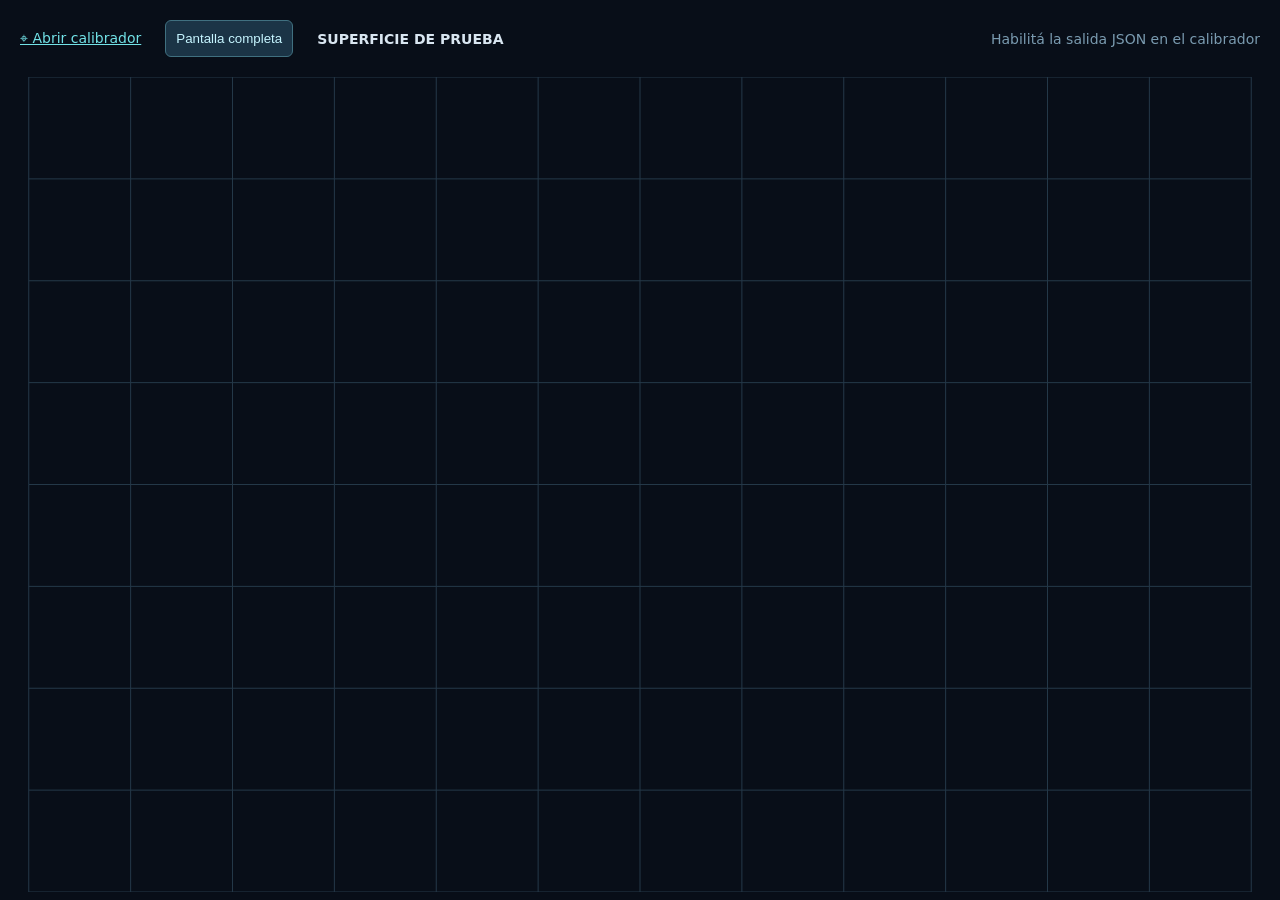
<file: studio/examples/interaction.html>
<!doctype html><html lang="es"><meta charset="utf-8"><meta name="viewport" content="width=device-width,initial-scale=1"><title>LiDAR Studio · Superficie de prueba</title>
<style>*{box-sizing:border-box}body{margin:0;background:#080e18;color:#d9e6f1;font:14px system-ui}header{padding:20px;display:flex;gap:24px;align-items:center}a{color:#72e2e7}button{background:#1b3446;color:#c6f5ff;border:1px solid #407080;padding:10px;border-radius:6px}canvas{display:block;width:100vw;height:calc(100vh - 85px)}#state{margin-left:auto;color:#7a9bb0}</style>
<header><a href="../index.html" target="_blank">⌖ Abrir calibrador</a><button id="full">Pantalla completa</button><strong>SUPERFICIE DE PRUEBA</strong><span id="state">Habilitá la salida JSON en el calibrador</span></header><canvas id="wall"></canvas>
<script type="module">
import {LiDARClient,ZoneTriggers} from '../../sdk/lidar-client.mjs';
const client=new LiDARClient(),zones=new ZoneTriggers(),canvas=document.getElementById('wall'),ctx=canvas.getContext('2d'),label=document.getElementById('state');let payload={contacts:[],surface:{width:3,height:2,zoneSize:.25}},waves=[];
document.getElementById('full').onclick=()=>document.documentElement.requestFullscreen();
client.addEventListener('contacts',e=>{payload=e.detail;label.textContent=`${payload.simulated?'SIMULACIÓN · ':''}${payload.contacts.length} contactos · ${payload.calibrated?'área calibrada':'sin área'}`;});
function draw(now){canvas.width=canvas.clientWidth;canvas.height=canvas.clientHeight;const W=canvas.width,H=canvas.height,s=payload.surface||{width:3,height:2,zoneSize:.25};const scale=Math.min(W/s.width,H/s.height),w=s.width*scale,h=s.height*scale,x=(W-w)/2,y=(H-h)/2;ctx.fillStyle='#080e18';ctx.fillRect(0,0,W,H);ctx.save();ctx.translate(x,y);ctx.strokeStyle='#243848';for(let i=0;i<=s.width+.001;i+=s.zoneSize){ctx.beginPath();ctx.moveTo(i*scale,0);ctx.lineTo(i*scale,h);ctx.stroke();}for(let i=0;i<=s.height+.001;i+=s.zoneSize){ctx.beginPath();ctx.moveTo(0,i*scale);ctx.lineTo(w,i*scale);ctx.stroke();}for(const event of zones.update(payload,now))waves.push({...event,t:now});waves=waves.filter(p=>now-p.t<1500);for(const p of waves){const age=(now-p.t)/1500;ctx.strokeStyle=`rgba(100,230,240,${1-age})`;ctx.lineWidth=3;ctx.beginPath();ctx.arc(p.x*w,p.y*h,8+age*150,0,Math.PI*2);ctx.stroke();}for(const p of payload.contacts){ctx.fillStyle='#f4dd80';ctx.beginPath();ctx.arc(p.x*w,p.y*h,12,0,Math.PI*2);ctx.fill();ctx.fillText('#'+p.id,p.x*w+18,p.y*h);}ctx.restore();requestAnimationFrame(draw);}requestAnimationFrame(draw);
</script></html>
</file>
<file: project-hub.css>
#projectLauncher{--hub-ink:#202421;--hub-muted:#737d76;--hub-accent:#426961;box-sizing:border-box;width:min(1180px,94vw)!important;padding:32px!important;background:#f8f9f2f5!important;color:var(--hub-ink)!important;border:1px solid #fff!important;border-radius:28px!important;font:14px/1.5 system-ui,-apple-system,sans-serif;box-shadow:0 12px 60px #0000000c}
dialog#projectLauncher{max-height:88vh;overflow:auto}#projectLauncher::backdrop{background:linear-gradient(#eeeeedd9,#dedfddd9)}#projectLauncher header{color:var(--hub-ink)}#projectLauncher header strong{font-size:12px;font-weight:500;letter-spacing:.12em}
#projectLauncher .hub-heading{display:flex;align-items:end;justify-content:space-between;gap:24px;margin:25px 0 26px}#projectLauncher .hub-heading small{font-size:10px;font-weight:500;letter-spacing:.18em;color:var(--hub-ink)}#projectLauncher .hub-heading h2{font-size:46px;font-weight:650;letter-spacing:-.06em;line-height:1.1;margin:15px 0 0;color:var(--hub-ink)}#projectLauncher .hub-heading>span{max-width:235px;font-size:13px;color:var(--hub-muted);line-height:1.6}
#projectLauncher .project-grid{display:grid;grid-template-columns:repeat(3,minmax(0,1fr));gap:20px}.project-card{min-width:0;background:#f8f9f2;border:1px solid #cdd2cc;border-radius:22px;overflow:hidden;transition:border-color .2s,transform .2s}.project-card:hover{border-color:#849c91;transform:translateY(-2px)}.project-card.selected{border-color:#426961;box-shadow:0 0 0 1px #426961}.project-card-media{aspect-ratio:16/9;overflow:hidden;background:#e3e5e0}.project-card-media img{display:block;width:100%;height:100%;object-fit:cover}.project-card-media .crop-honesty-luck{transform:scale(1.33);transform-origin:75% 75%}.project-card-media .crop-lines{transform:scale(1.45);transform-origin:62% 42%}.project-card-media .crop-glass{transform:scale(1.65);transform-origin:76% 44%}.project-card-body{padding:19px}#projectLauncher .project-card h3{color:var(--hub-ink);font-size:22px;line-height:1.15;font-weight:650;letter-spacing:-.035em;margin:14px 0 7px}#projectLauncher .project-card p{margin:0 0 17px;color:var(--hub-muted);font-size:12px}.project-badge{display:inline-block;border:1px solid #ccd4cd;border-radius:20px;padding:4px 9px;color:#737d76;font-size:10px}.project-badge.ready{border-color:#bacac0;color:#426961}
#projectLauncher button,#projectLauncher .project-external{box-sizing:border-box;padding:10px 13px;background:#ffffffb3!important;color:var(--hub-ink)!important;border:1px solid #c7cec8!important;border-radius:12px!important;font:inherit;cursor:pointer;text-decoration:none}#projectLauncher button:hover,#projectLauncher .project-external:hover{background:#e8ede6!important;border-color:#9caea2!important}#projectLauncher .project-card button,#projectLauncher .project-external{display:block;width:100%;margin:0;text-align:center;font-size:12px}#projectLauncher button:disabled{opacity:.5;cursor:default}#projectLauncher .project-card .hub-remove{background:transparent!important;border:0!important;color:var(--hub-muted)!important;font-size:11px;padding:6px;margin-top:7px}
#projectLauncher input[type=url],#projectLauncher input[type=number],#projectLauncher input[type=text],#projectLauncher select,#projectLauncher .hub-add input{display:block;box-sizing:border-box;width:100%;padding:11px 12px;margin-top:7px;background:#ffffffbf!important;border:1px solid #c7cec8!important;border-radius:12px!important;color:var(--hub-ink)!important;font:inherit}#projectLauncher input[type=checkbox]{accent-color:#426961}#projectLauncher label{display:block;margin:15px 0 8px;color:var(--hub-ink)}#projectLauncher a{color:#426961}#projectLauncher hr{border:0;border-top:1px solid #d4d9d2;margin:24px 0}.hub-note,#projectLauncher .hint{font-size:11px!important;color:#737d76!important;line-height:1.6}.hub-add{margin:24px 0;padding:18px;border:1px solid #ccd3ca;border-radius:18px;background:#f4f6ef}.hub-add summary{cursor:pointer;font-size:13px}.hub-add button{margin-top:12px}.hub-feedback{color:#426961}.project-open-heading{margin:26px 0 0;font-weight:600;font-size:23px;letter-spacing:-.025em}#projectConnection{color:#426961!important}
#projectLauncher :focus-visible{outline:2px solid #426961;outline-offset:3px}
@media(max-width:850px){#projectLauncher .project-grid{grid-template-columns:repeat(2,minmax(0,1fr))}}@media(max-width:540px){#projectLauncher{padding:22px 18px!important;border-radius:24px!important}#projectLauncher .hub-heading{display:block;margin:18px 0 22px}#projectLauncher .hub-heading h2{font-size:38px}#projectLauncher .hub-heading>span{display:block;margin-top:15px;max-width:none}#projectLauncher .project-grid{grid-template-columns:1fr}.project-card{border-radius:20px}}
</file>
<file: online.css>
*{box-sizing:border-box}html{color-scheme:light}body{margin:0;background-color:#ddddda;background-image:linear-gradient(110deg,#f0f1edb3,#dadcd888),repeating-linear-gradient(90deg,#d6d8d4 0,#e4e6e1 14px,#d1d4cf 29px,#e0e2dd 44px);background-attachment:fixed;color:#202421;font:14px system-ui,-apple-system,sans-serif}.online-header{max-width:1260px;margin:auto;padding:29px 28px 24px;display:flex;flex-wrap:wrap;align-items:center;justify-content:space-between;gap:18px}.online-brand{font-size:15px;font-weight:500;letter-spacing:.11em;color:inherit;text-decoration:none}.online-brand span{display:block;font-size:9px;letter-spacing:.16em;margin-top:7px;color:#6b746e}.local-link{font-size:12px;color:#202421;text-decoration:none;border:1px solid #bdc6bd;background:#f8f9f2b3;padding:11px 14px;border-radius:12px}.local-link:hover{background:#f8f9f2}#projectLauncher{max-width:1204px;margin:0 auto 20px;backdrop-filter:blur(16px)}.online-help{max-width:740px;line-height:1.7;color:#737d76;margin-top:30px;padding-top:23px;border-top:1px solid #cdd5ca}.online-help strong{font-weight:500;font-size:14px;color:#202421}.online-help p{margin:7px 0;font-size:12px}.online-footer{max-width:1260px;margin:auto;padding:12px 28px 30px;color:#66736a;font-size:10px;letter-spacing:.14em}@media(max-width:540px){.online-header{padding:23px 20px}.online-brand{font-size:13px;letter-spacing:.08em}.online-brand span{font-size:8px}.local-link{padding:9px 11px;font-size:11px}.online-footer{padding:14px 20px 28px}}
</file>
<file: studio/studio.css>
*{box-sizing:border-box}html,body{margin:0;width:100%;height:100%;background:#080c12;color:#d9e6f1;font:13px/1.5 system-ui,-apple-system,sans-serif;color-scheme:dark}button,input,select{font:inherit}button,a.cal-link{background:#192233;border:1px solid #2b3c51;color:#c9d8e8;border-radius:7px;padding:10px 13px;cursor:pointer;text-decoration:none;transition:border-color .15s,background .15s}button:hover,a.cal-link:hover{background:#203349;border-color:#52cee0}button:focus-visible,input:focus-visible,select:focus-visible{outline:2px solid #65deea;outline-offset:2px}button:disabled{opacity:.35;cursor:default}.primary{background:#14404a!important;color:#81edf1!important;border-color:#32636b!important}.danger{color:#f094a5;border-color:#5e3245}input[type=range]{width:100%;accent-color:#65deea}input[type=checkbox]{accent-color:#65deea}input[type=number],select{width:100%;padding:9px;background:#111c2a;color:#d7e6f5;border:1px solid #2b3c51;border-radius:7px}p{margin:8px 0}small{display:block}[hidden]{display:none!important}#lidarPanel{padding:0;inset:0;margin:0;border:0;width:100vw;max-width:none;height:100dvh;max-height:none;background:#0a1018;color:#d9e6f1;overflow:hidden}#lidarPanel::backdrop{background:#080c12}.cal-app{display:flex;flex-direction:column;height:100%}.cal-top{height:82px;flex:none;border-bottom:1px solid #213043;display:flex;align-items:center;justify-content:space-between;padding:15px 25px;gap:15px;background:#0c131d}.cal-brand{display:flex;gap:12px;align-items:center}.cal-logo{display:grid;place-items:center;font-size:35px;line-height:1;width:42px;height:42px;color:#68dfed;background:#15303d;border:1px solid #336171;border-radius:11px}.cal-brand strong{font-size:19px;letter-spacing:.1em;font-weight:600}.cal-brand strong span{color:#668299;font-weight:400}.cal-brand small{font-size:9px;color:#718a9f;letter-spacing:.17em;margin-top:4px}.cal-top-actions{display:flex;align-items:center;gap:8px}.cal-top button{font-size:11px}.cal-status{font-size:11px;color:#8eabc1;margin-right:15px}.cal-status[data-state=scanning]{color:#72e7ba}.cal-status[data-state=error]{color:#ff9aa9}.cal-workspace{display:grid;grid-template-columns:minmax(0,1fr) 370px;min-height:0;flex:1}.cal-view{min-height:0;display:flex;flex-direction:column;border-right:1px solid #213043}.cal-view-top{height:80px;flex:none;display:flex;align-items:center;justify-content:space-between;padding:14px 24px;gap:15px}.cal-kicker{font-size:10px;letter-spacing:.15em;color:#8ba1b6}.cal-view-top p{font-family:ui-monospace,monospace;color:#597388;font-size:11px}.cal-segment{display:flex;gap:5px}.cal-segment button{font-size:10px;padding:6px 9px;background:transparent}.cal-segment button.selected{background:#172c3b;color:#76deec}.cal-radar-wrap{position:relative;flex:1;min-height:220px;overflow:hidden;background:#090e15}#lidarRadar{position:static;transform:none;display:block;width:100%;height:100%;touch-action:none;cursor:crosshair}.cal-legend{position:absolute;left:23px;top:14px;display:flex;gap:17px;font-size:10px;color:#678097;pointer-events:none}.cal-legend .raw{color:#d07880}.cal-legend .blob{color:#dec680}.cal-legend .roi{color:#d08bb3}.cal-view-tools{position:absolute;bottom:38px;right:20px;display:flex;gap:5px}.cal-view-tools button{padding:6px 10px;background:#101c29dc;font-size:11px}#radarTip{position:absolute;left:24px;bottom:14px;color:#536d84;font-size:10px;pointer-events:none}.cal-bottom{height:152px;border-top:1px solid #213043;display:flex;justify-content:space-between;align-items:center;padding:17px 25px;gap:25px;background:#0b121c}#contactCount{color:#5cd8de;font-size:11px;letter-spacing:.04em}#lidarMessage{color:#839db4;font-size:12px;max-width:600px;min-height:32px}.cal-preview{width:170px;flex:none;position:relative}.cal-preview canvas{width:150px;height:100px;border:1px solid #2d4155;border-radius:5px;display:block;margin-left:auto}.cal-preview span{display:block;margin-top:4px;text-align:right;font-size:8px;color:#59758c}.cal-preview b{font-weight:500}.cal-sidebar{min-height:0;overflow:auto;background:#101722}.cal-side-head{display:flex;align-items:center;justify-content:space-between;padding:20px 20px 14px}.cal-side-head strong{font-size:12px;font-weight:500;color:#899eb4}.cal-tabs{position:sticky;top:0;z-index:1;display:flex;gap:3px;border:1px solid #243346;background:#0d141e;padding:5px;margin:0 16px 16px;border-radius:10px}.cal-tabs button{flex:1;border:0;padding:10px 5px;background:transparent;font-size:12px;color:#6e879c}.cal-tabs [aria-selected=true]{color:#7ce6ed;background:#1a3341;box-shadow:inset 0 0 0 1px #305365}.cal-tab-body{padding:0 16px 25px}.cal-tab-body details{margin:12px 0;background:#131d2a;border:1px solid #233245;border-radius:9px;overflow:hidden}.cal-tab-body summary{padding:14px 13px;font-size:11px;font-weight:600;color:#9db4c9;cursor:pointer;list-style:none}.cal-tab-body summary:after{content:'▾';float:right;color:#59c4d6}.cal-tab-body details:not([open]) summary:after{content:'▸'}.cal-group{padding:2px 13px 14px}.cal-group>button{width:100%;margin-top:6px}.cal-field{display:flex;flex-direction:column;gap:6px;margin:13px 0;font-size:11px;color:#9eafc3}.cal-field>span{display:flex;justify-content:space-between}.cal-field output{color:#66ddea;font-family:ui-monospace,monospace}.cal-toggle{display:flex;align-items:center;gap:8px;margin:9px 0;font-size:11px;color:#a7bacb}.cal-device{display:flex;align-items:center;gap:9px;background:#14332655;border:1px solid #2a5f5066;padding:12px;border-radius:8px}.cal-device strong{color:#75dcbc;font-size:12px}.cal-device small{color:#658b89;font-size:9px;margin-top:3px}.cal-device button{margin-left:auto;padding:4px 8px}.cal-dot{width:7px;height:7px;border-radius:50%;background:#78dcb9}.cal-actions{display:flex;gap:6px;flex-wrap:wrap;margin:10px 0}.cal-actions>*{flex:1;white-space:nowrap;font-size:10px;padding:8px}.cal-roi-fields{display:grid;grid-template-columns:1fr 1fr;gap:8px}.cal-roi-fields label{font-size:10px;color:#698397}.cal-roi-fields input{margin-top:4px}.cal-note{font-size:10px;color:#667f96;line-height:1.7;margin-top:12px}.cal-note code{color:#8eafc5}.cal-link{display:block;margin:8px 0;font-size:11px}progress{width:100%;height:5px;accent-color:#65deea;margin-top:12px}.wall-settings{display:flex;gap:14px}.wall-settings label{font-size:11px;color:#899eb4}.wall-settings input{margin-top:5px}#outputState{font-size:11px;color:#77c8c9}#outputJson{max-height:180px;overflow:auto;background:#0b121b;padding:12px;font:10px/1.7 ui-monospace,monospace;border-radius:7px;color:#7ba7c5}#calibrationOverlay{position:fixed;inset:0;z-index:30;background:#080e18f5;color:#d9edf6}#calibrationTarget{position:absolute;transform:translate(-50%,-50%);width:65px;height:65px;border:2px solid #73dfe9;outline:12px solid #73dfe925;border-radius:50%;display:grid;place-items:center;font-size:25px;background:#73dfe930}.calibration-card{position:absolute;left:50%;top:50%;transform:translate(-50%,-50%);width:min(470px,75vw);padding:28px;border:1px solid #355066;border-radius:16px;background:#131e2b}.calibration-card>span{color:#5cbed0;font-size:10px;letter-spacing:.1em}.calibration-card h2{font-size:25px}.calibration-card p{font-size:12px;color:#91aec3}.calibration-card>div{display:flex;gap:10px;margin-top:20px}.calibration-card button{flex:1}#captureCorner{background:#24616a;color:#b5f8ff}#warpEditor{position:fixed;inset:0;z-index:25;background:#080d19;color:#c1dbe6;display:flex;flex-direction:column}#warpEditor header,#warpEditor footer{padding:18px 25px;border-bottom:1px solid #213046;display:flex;justify-content:space-between;align-items:center;gap:12px}#warpEditor header strong{font-size:12px;letter-spacing:.13em}#warpEditor header small{font-size:10px;color:#668ca4;margin-top:4px}#warpEditor footer{justify-content:center;border-bottom:0;border-top:1px solid #213046;flex-wrap:wrap}.warp-stage{flex:1;min-height:0;display:flex}.warp-stage aside{width:235px;flex:none;border-left:1px solid #213046;padding:20px;background:#101a29;overflow:auto}.warp-stage aside>button{width:100%;margin-top:10px}.warp-stage label{font-size:11px;display:block;color:#80a6c0;margin-top:15px}.warp-dpad{display:grid;grid-template-columns:repeat(3,1fr);gap:4px;margin-top:15px}.warp-dpad button:first-child{grid-column:2}.warp-dpad button:nth-child(2){grid-column:1}.warp-dpad button:last-child{grid-column:2}#warpStatus{font-size:10px;color:#7bb7cc;margin-top:20px}#warpSvg{width:calc(100% - 235px);height:100%;touch-action:none;user-select:none}#warpSvg line{stroke:#3a8da1;stroke-width:1.5}#warpSvg circle{fill:#3eb8ce77;stroke:#79e1e7;stroke-width:2;cursor:move}#warpSvg circle.selected{fill:#e8eb5d;stroke:#f8ffb0}#warpSvg circle.contact{fill:#f884ab;stroke:#f884ab;pointer-events:none}.simple-mode .cal-roi-fields,.simple-mode #viewReset2,.simple-mode [data-setting=minQuality]{display:none}button.active{border-color:#6bd8e6;color:#73e4ec}.simple-mode .cal-top #profileLoad{display:none}@media(min-width:1600px){.cal-workspace{grid-template-columns:minmax(0,1fr) 420px}.cal-sidebar{font-size:14px}.cal-field{font-size:12px}}@media(max-width:950px){.cal-top{height:auto;padding:12px;flex-wrap:wrap}.cal-top-actions{flex-wrap:wrap}.cal-top button{padding:7px}.cal-workspace{grid-template-columns:minmax(0,1fr) 320px}.cal-view-top{padding:12px;flex-wrap:wrap;height:105px}.cal-bottom{padding:12px}.cal-segment button{padding:5px}.cal-brand small{font-size:8px}.cal-status{margin-right:0}}@media(max-width:680px){#lidarPanel{overflow:auto}.cal-app{height:auto;min-height:100%}.cal-workspace{display:flex;flex-direction:column}.cal-view{height:64dvh;min-height:460px;border:0}.cal-sidebar{overflow:visible}.cal-preview{width:110px}.cal-preview canvas{width:105px;height:70px}.cal-bottom{height:120px}.cal-legend{left:12px;font-size:9px;gap:10px}.cal-view-tools{right:12px;bottom:45px}#radarTip{left:12px;font-size:8px}.cal-brand strong{font-size:16px}.cal-top-actions{width:100%;justify-content:space-between}.cal-top-actions .cal-status{width:100%}.warp-stage{flex-direction:column}.warp-stage aside{width:100%;height:180px;border-left:0;display:flex;flex-wrap:wrap;gap:8px;padding:10px}.warp-stage aside>*{max-width:48%;margin:0}.warp-stage aside label{margin:0}#warpSvg{width:100%;height:calc(100% - 180px)}#warpEditor footer{padding:8px;gap:5px;font-size:10px}#warpEditor footer button{padding:6px}.calibration-card{padding:20px}}
</file>
<file: projects/heat-3d/heat.css>
*{box-sizing:border-box}html,body{margin:0;width:100%;height:100%;overflow:hidden;background:#000;color:#eee;font:13px system-ui,sans-serif}#stage{position:fixed;inset:0}#stage canvas{display:block;width:100%;height:100%}.hud{position:fixed;top:26px;left:30px;right:30px;display:flex;justify-content:space-between;gap:20px;pointer-events:none;font-size:10px;letter-spacing:.12em}.hud a{pointer-events:auto;color:#a0a6ad;text-decoration:none}#status{color:#8b9cb0}#panel{position:fixed;left:30px;top:95px;width:245px;background:#11131ab8;border:1px solid #ffffff18;border-radius:16px;padding:23px;backdrop-filter:blur(18px);max-height:calc(100vh - 120px);overflow:auto}.eyebrow{font-size:8px;letter-spacing:.17em;color:#939aaa}h1{font-size:37px;letter-spacing:-.06em;margin:12px 0 4px;font-weight:500}h1 em{font-style:normal;color:#ff8b44}.intro{font-size:12px;color:#b7b7c1;margin-bottom:22px}label{display:block;margin:13px 0;color:#b0b4c1;font-size:11px}select,button{background:#1b1e27;color:#e5e7ed;border:1px solid #343846;border-radius:7px;padding:8px;font:inherit}select{width:100%;margin-top:7px}input[type=range]{width:100%;accent-color:#ff8b44;margin-top:9px}input[type=file]{width:100%;font-size:10px;margin-top:8px;color:#999}label output{float:right;color:#f7b18a;font-variant-numeric:tabular-nums}.check{display:flex;align-items:center;gap:7px}.actions{display:grid;gap:7px;margin-top:16px}button{cursor:pointer}button:hover{background:#2b2d38}.hint{font-size:10px;color:#7f8999;line-height:1.6}.credit{color:#969fad;font-size:9px}#error{color:#ff9f7c;line-height:1.5}#restore{position:fixed;bottom:20px;left:20px;opacity:.65}#marker{position:fixed;width:16px;height:16px;border:1px solid white;border-radius:50%;transform:translate(-50%,-50%);pointer-events:none;box-shadow:0 0 18px #ffb07a}.clean .hud,.clean #panel{display:none}.clean #restore{display:block}@media(max-width:600px){#panel{left:14px;top:65px;width:200px;padding:17px;max-height:calc(100vh - 85px)}.hud{left:16px;right:16px;top:20px;font-size:8px}h1{font-size:30px}}
</file>
<file: projects/umbral-2.0/studio-input.css>
[hidden]{display:none!important}.btns{flex-wrap:wrap;align-items:center}#inputBadge{font-size:11px;color:var(--mut)}
#studioPanel{box-sizing:border-box;width:min(640px,calc(100vw - 28px));max-height:calc(100dvh - 28px);overflow:auto;border:1px solid var(--line);border-radius:16px;padding:24px;background:var(--card);color:var(--fg)}
#studioPanel::backdrop{background:#000a}#studioPanel h2{margin:6px 0;font-size:22px}.input-heading{display:flex;justify-content:space-between;align-items:center;gap:16px}.input-heading small{font-size:10px;color:var(--mut);letter-spacing:.12em}
#studioPanel p,#studioPanel ol{font-size:12px;line-height:1.6;color:var(--mut)}#studioPanel label{margin:14px 0}#studioPanel .input-check{flex-direction:row;align-items:center;gap:10px;color:var(--fg);min-height:32px;cursor:pointer}
.input-check input{width:19px;height:19px;flex:none;accent-color:#328d89}#studioPanel input[type=url]{font:inherit;padding:10px;background:var(--bg);color:var(--fg);border:1px solid var(--line);border-radius:7px;width:100%;box-sizing:border-box}
#openStudio{display:inline-block;border:1px solid var(--line);padding:10px 14px;border-radius:8px;color:var(--fg);text-decoration:none}#inputState{padding:12px;border-radius:8px;background:var(--bg);color:var(--fg)!important}#studioPanel summary{cursor:pointer}
#studioQuick{display:none;position:fixed;top:12px;left:12px;z-index:10;background:#111d;color:#eee;border-color:#7775;font-size:11px}body.clean #studioQuick{display:block}
#studioGrid{position:absolute;inset:0;z-index:5;pointer-events:none;background-image:linear-gradient(to right,#ffffff40 1px,transparent 1px),linear-gradient(to bottom,#ffffff40 1px,transparent 1px);background-size:var(--zone-x,8.333%) var(--zone-y,12.5%);box-shadow:inset 0 0 0 1px #ffffff40}
.studio-pointer{position:absolute;transform:translate(-50%,-50%);width:30px;height:30px;border:2px solid #8dfff3;border-radius:50%;box-shadow:0 0 18px #8dfff366;background:#8dfff311;pointer-events:none;z-index:6;display:grid;place-items:center;color:white;font:10px system-ui;text-shadow:0 1px 3px #000}
@media(max-width:700px){#studioPanel{padding:18px}#inputBadge{width:100%}}

#pointerQuick{display:none;position:fixed;top:12px;right:72px;z-index:10;background:#111d;color:#eee;border-color:#7775;font-size:11px;min-height:38px}body.clean #pointerQuick{display:block}#toggleCircles[aria-pressed=false],#pointerQuick[aria-pressed=false]{opacity:.8}
@media(max-width:500px){#pointerQuick{top:58px;left:12px;right:auto}}
</file>
